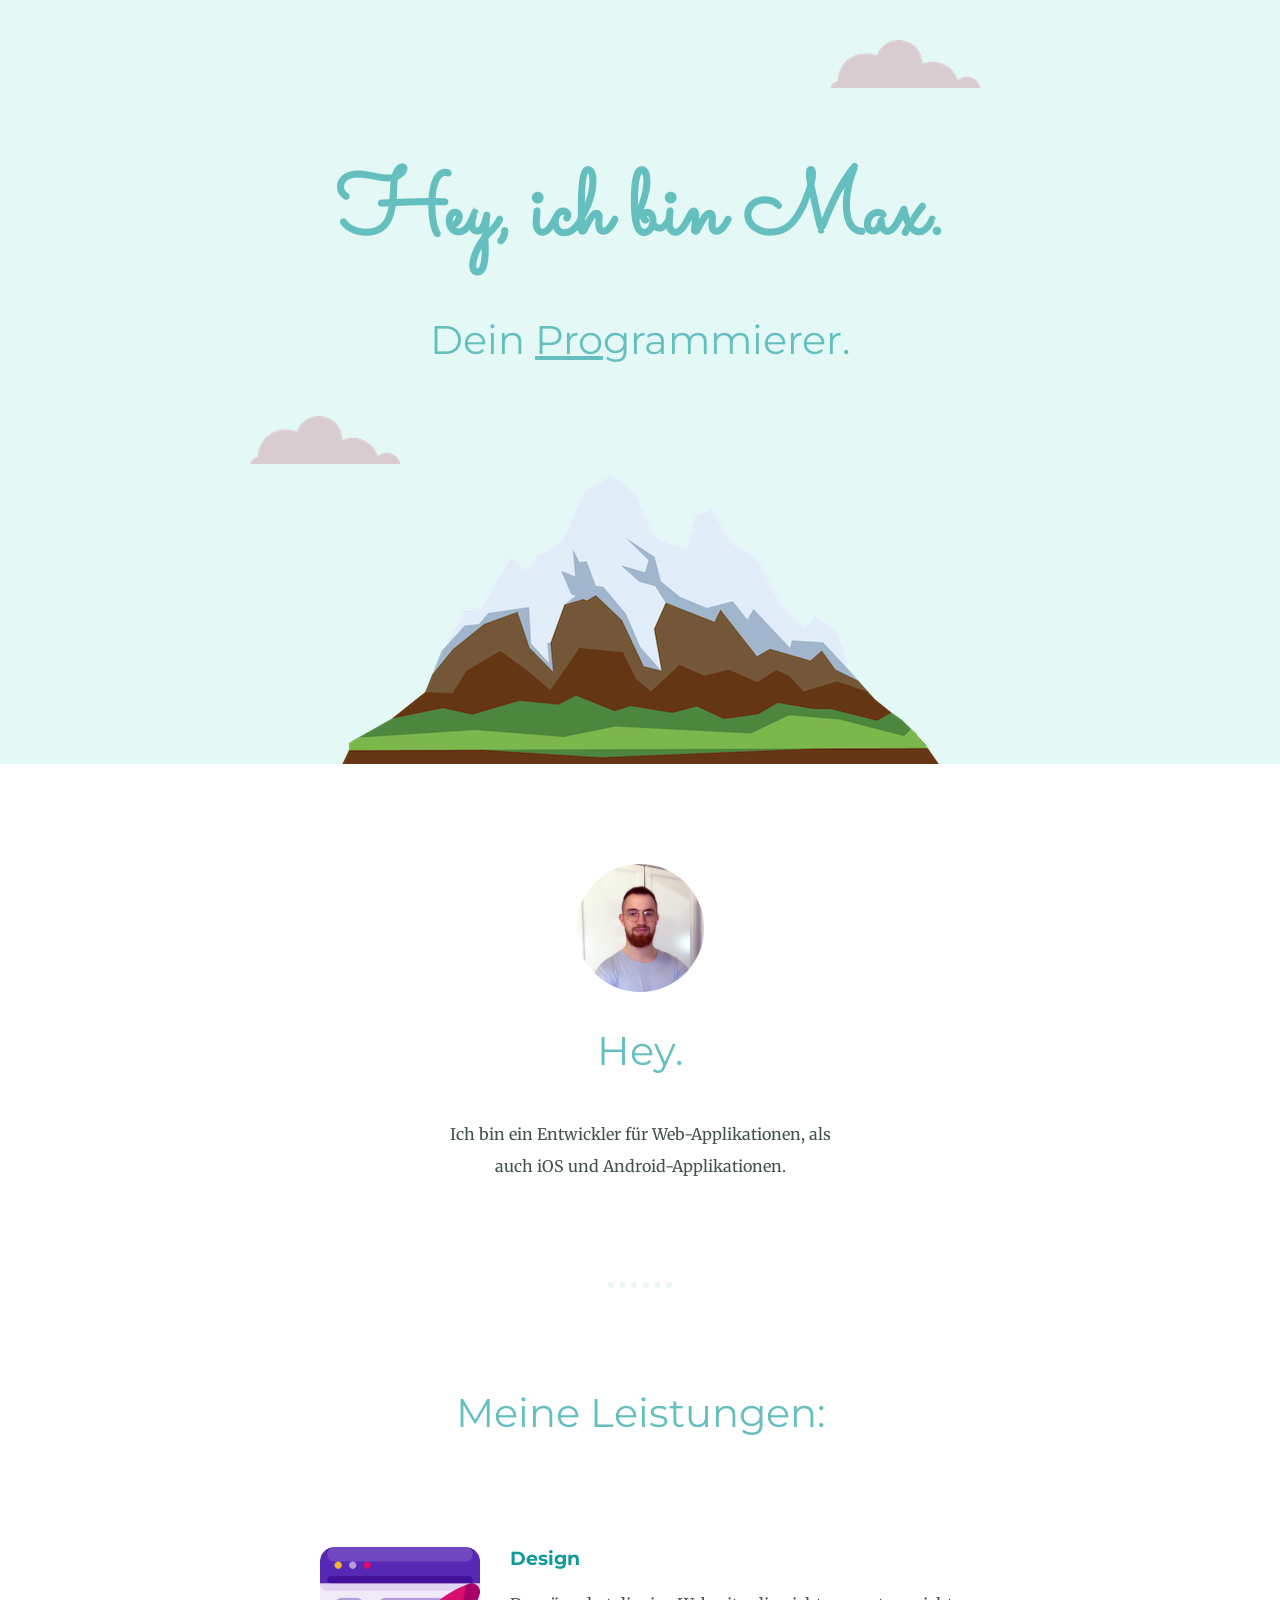
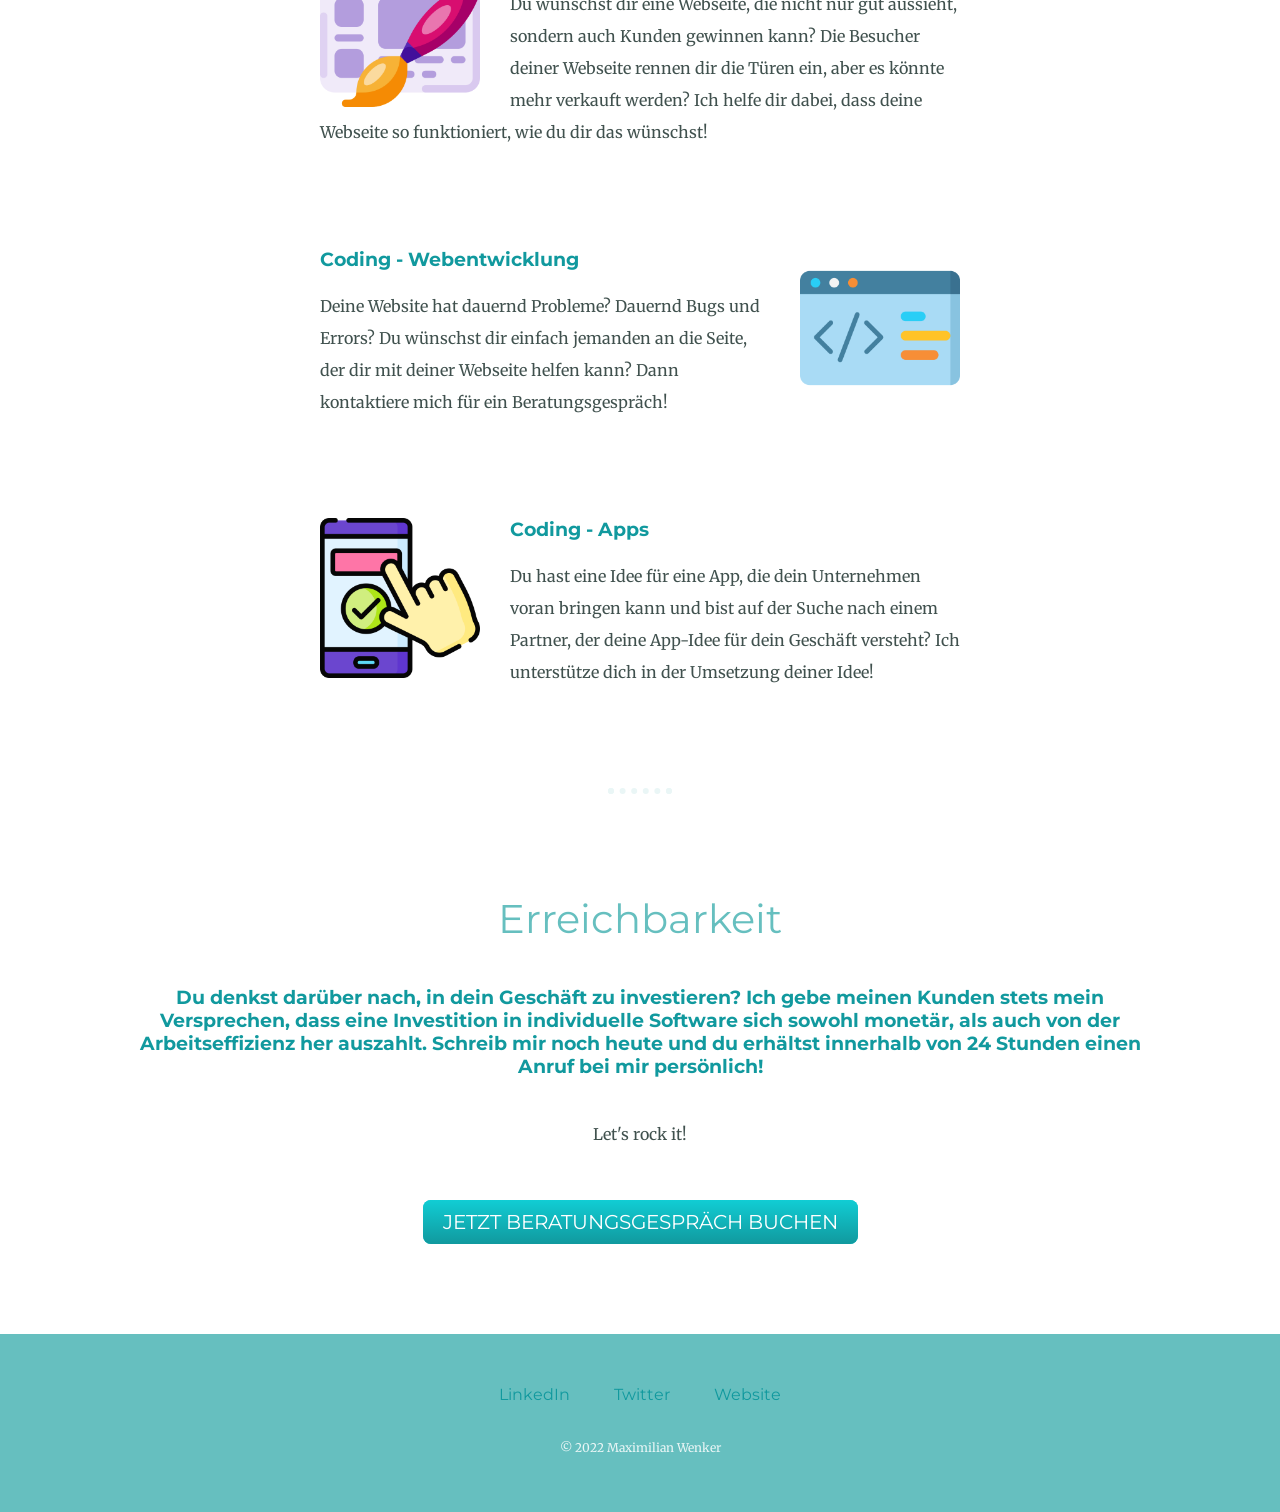
<file: index.html>
<html>

<head>
  <meta charset="utf-8">
  <title>Maximilian Wenker</title>
  <link rel="stylesheet" href="css/styles.css">
  <link href="https://fonts.googleapis.com/css?family=Merriweather|Montserrat|Sacramento" rel="stylesheet">
  <link rel="icon" href="favicon.ico">
</head>

<body>
  <div class="top-container">
    <img class="top-cloud" src="images/cloud.png" alt="cloud">
    <div class="title-text">
      <h1>Hey, ich bin Max.</h1>
      <h2>Dein <span class="pro">Pro</span>grammierer.</h2>
    </div>
    <img class="bottom-cloud" src="images/cloud.png" alt="cloud">
    <img class="mountain" src="images/mountain.png" alt="mountain-img">
  </div>

  <div class="middle-container">
    <div class="profile">
      <img class="profile-picture" src="images/MaxBlue.png" alt="">
      <h2>Hey.</h2>
      <p class="intro">Ich bin ein Entwickler für Web-Applikationen, als auch iOS und Android-Applikationen.</p>
    </div>
    <hr>
    <div class="skills">
      <h2>Meine Leistungen:</h2>
      <div class="skill-row">
        <img class="design-img" src="images/web-design.png" alt="code-img">
        <h3>Design</h3>
        <p>Du wünschst dir eine Webseite, die nicht nur gut aussieht, sondern auch Kunden gewinnen kann? Die Besucher deiner Webseite rennen dir die Türen ein, aber es könnte mehr verkauft werden? Ich helfe dir dabei, dass deine Webseite so funktioniert, wie du dir das wünschst!</p>
      </div>
      <div class="skill-row">
        <img class="code-img" src="images/code.png" alt="chillies-img">
        <h3>Coding - Webentwicklung</h3>
        <p>Deine Website hat dauernd Probleme? Dauernd Bugs und Errors? Du wünschst dir einfach jemanden an die Seite, der dir mit deiner Webseite helfen kann? Dann kontaktiere mich für ein Beratungsgespräch!</p>
      </div>
      <div class="skill-row">
        <img class="app-img" src="images/booking.png" alt="chillies-img">
        <h3>Coding - Apps</h3>
        <p>Du hast eine Idee für eine App, die dein Unternehmen voran bringen kann und bist auf der Suche nach einem Partner, der deine App-Idee für dein Geschäft versteht? Ich unterstütze dich in der Umsetzung deiner Idee! </p>
      </div>
    </div>
    <hr>
    <div class="contact-me">
      <h2>Erreichbarkeit</h2>
      <h3 class="sale-text">Du denkst darüber nach, in dein Geschäft zu investieren? Ich gebe meinen Kunden stets mein Versprechen, dass eine Investition in individuelle Software sich sowohl monetär, als auch von der Arbeitseffizienz her auszahlt. Schreib mir noch heute und du erhältst innerhalb von 24 Stunden einen Anruf bei mir persönlich!</h3>
      <p class="contact-message">Let's rock it!</p>
      <a class="btn" href="">JETZT BERATUNGSGESPRÄCH BUCHEN</a>
    </div>
  </div>


  <div class="bottom-container">
    <a class="footer-link" href="">LinkedIn</a>
    <a class="footer-link" href="https://twitter.com/">Twitter</a>
    <a class="footer-link" href="">Website</a>
    <p class="copyright">© 2022 Maximilian Wenker</p>
  </div>
</body>

</html>
</file>
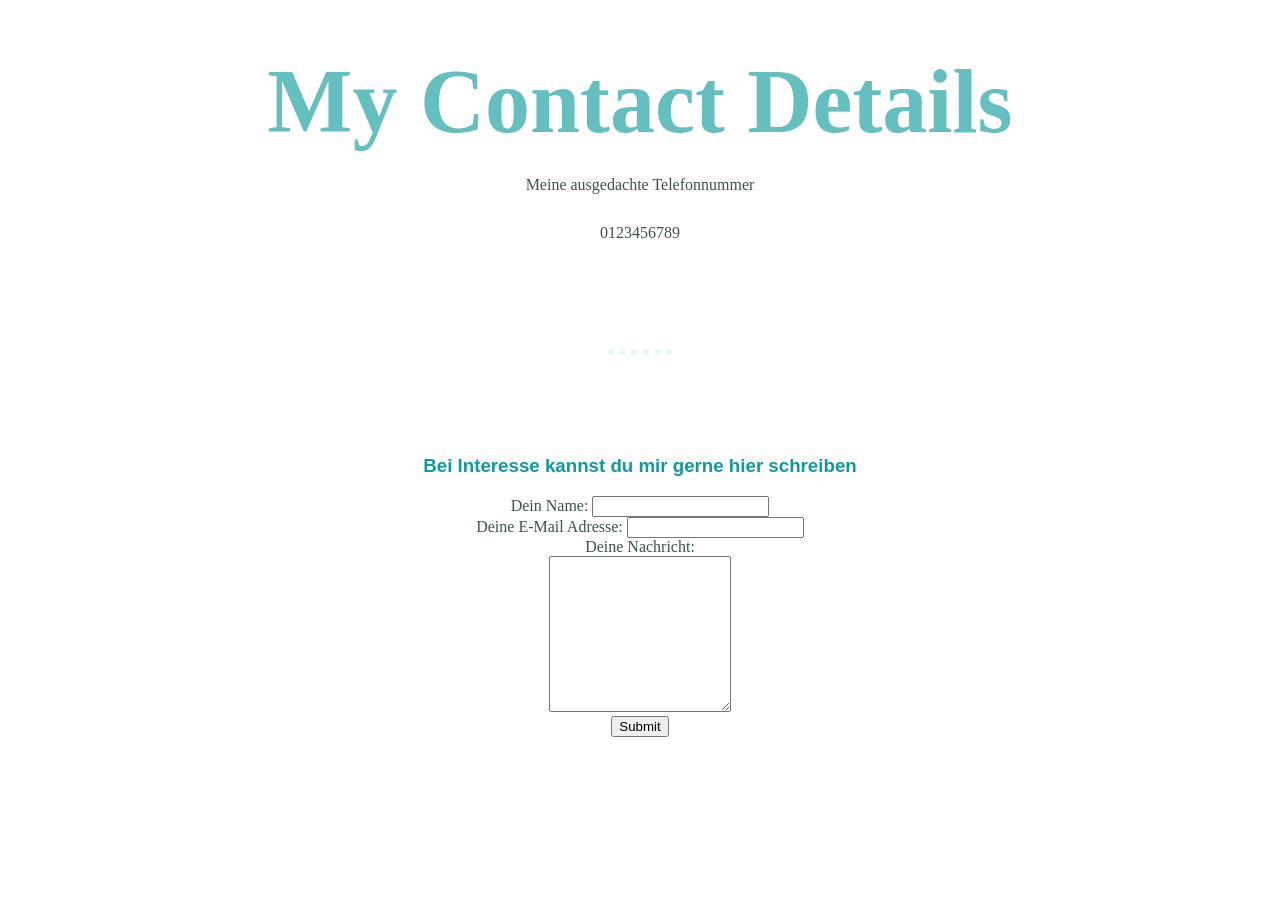
<file: contact-me.html>
<!DOCTYPE html>
<html lang="en" dir="ltr">
  <head>
    <meta charset="utf-8">
    <title>Contact-me</title>
    <link rel="stylesheet" href="css/styles.css">
  </head>
  <body>
    <h1>My Contact Details</h1>
    <p>Meine ausgedachte Telefonnummer</p>
    <p>0123456789</p>
    <hr>
    <h3>Bei Interesse kannst du mir gerne hier schreiben</h3>
    <form action="mailto:maxiwenker@gmail.com" method="post" enctype="text/plain">
      <label>Dein Name:</label>
      <input type="text" name="yourName" value=""><br>
      <label>Deine E-Mail Adresse:</label>
      <input type="email" name="yourEmail" value=""><br>
      <label>Deine Nachricht:</label><br>
      <textarea name="yourMessage" rows="10" cols="00"></textarea><br>
      <input type="submit" name>
    </form>
  </body>
</html>
</file>
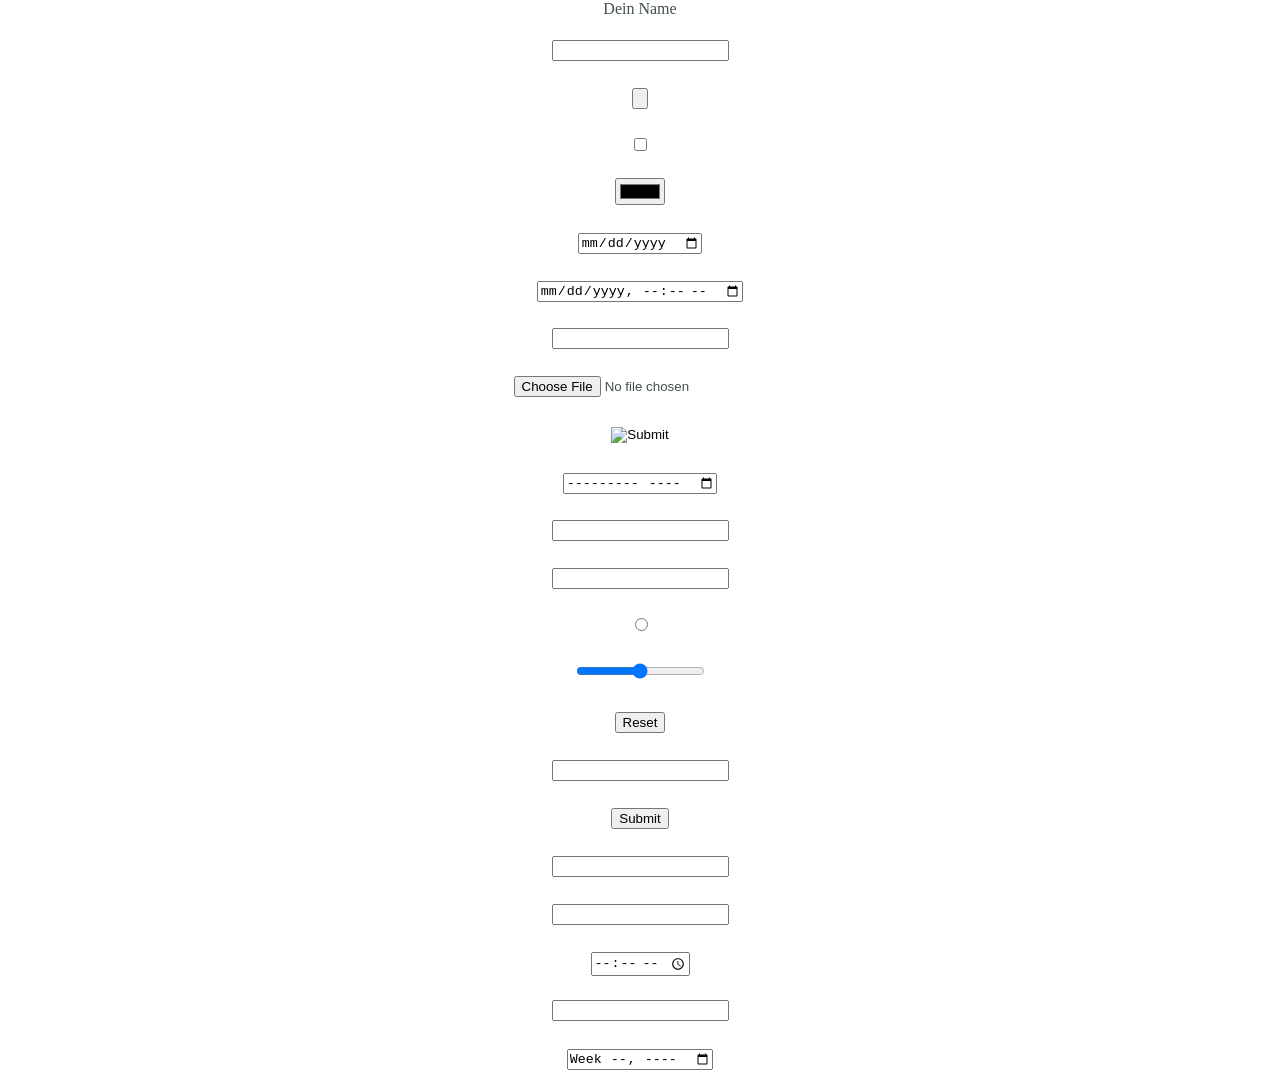
<file: forms.html>
<!DOCTYPE html>
<html lang="en" dir="ltr">
  <head>
    <meta charset="utf-8">
    <title>Contact-me</title>
    <link rel="stylesheet" href="css/styles.css">
  </head>
  <body>
    <form class="" action="index.html" method="post">
      <label>Dein Name</label>
      <p><input type="text"></p>
      <p><input type="button"></p>
      <p><input type="checkbox"></p>
      <p><input type="color"></p>
      <p><input type="date"></p>
      <p><input type="datetime-local"></p>
      <p><input type="email"></p>
      <p><input type="file"></p>
      <p><input type="image"></p>
      <p><input type="month"></p>
      <p><input type="number"></p>
      <p><input type="password"></p>
      <p><input type="radio"></p>
      <p><input type="range"></p>
      <p><input type="reset"></p>
      <p><input type="search"></p>
      <p><input type="submit"></p>
      <p><input type="tel"></p>
      <p><input type="text"></p>
      <p><input type="time"></p>
      <p><input type="url"></p>
      <p><input type="week"></p>

    <!-- besser wäre einfach hinter jedem input statt <p>
    
  </p> <br> gewesen -->


    </form>
  </body>
</html>
</file>
<file: css/styles.css>
body {
  color: #40514E;
  margin: 0;
  text-align: center;
  font-family: 'Merriweather', serif;
}

.profile-picture{
  width: 10%;
}

h1 {
  color: #66BFBF;
  font-size: 5.625rem;
  margin: 50px auto 0 auto;
  font-family: 'Sacramento', cursive;
}

h2 {
  color: #66BFBF;
  font-family: 'Montserrat', sans-serif;
  font-size: 2.5rem;
  font-weight: normal;
  padding-bottom: 10px;
}

h3 {
  color: #11999E;
  font-family: 'Montserrat', sans-serif;
}

p {
  line-height: 2;
}

hr {
  border: dotted #EAF6F6 6px;
  border-bottom: none;
  width: 4%;
  margin: 100px auto;
}

a{
  color: #11999E;
  font-family: 'Montserrat', sans-serif;
  margin: 10px 20px;
  text-decoration: none;
}

a:hover {
  color: #EAF6F6;
}

.top-container {
  background-color: #E4F9F5;
  position: relative;
  padding-top: 100px;
}

.middle-container {
  margin: 100px 0;
}

.bottom-container {
  background-color: #66BFBF;
  padding: 50px 0 20px;
}

.skill-row {
  width: 50%;
  margin: 100px auto 100px auto;
  text-align: left;
}

.pro {
  text-decoration: underline;
}

.intro {
  width: 30%;
  margin: auto;
}

.contact-message {
  width: 40%;
  margin: 40px auto 60px;
}

.copyright {
  color: #EAF6F6;
  font-size: 0.75rem;
  padding: 20px 0;
}

.top-cloud {
  position: absolute;
  right: 300px;
  top: 40px;
}

.bottom-cloud {
  position: absolute;
  left: 250px;
  bottom: 300px;
}

.design-img {
  width: 25%;
  float: left;
  margin-right: 30px;
}

.code-img {
  width: 25%;
  float: right;
  margin-left: 30px;
}

.app-img{
  width: 25%;
  float: left;
  margin-right: 30px;
}

.sale-text{
  margin: 0 10% 0 10%;
}

.btn {
  background: #11cdd4;
  background-image: -webkit-linear-gradient(top, #11cdd4, #11999e);
  background-image: -moz-linear-gradient(top, #11cdd4, #11999e);
  background-image: -ms-linear-gradient(top, #11cdd4, #11999e);
  background-image: -o-linear-gradient(top, #11cdd4, #11999e);
  background-image: linear-gradient(to bottom, #11cdd4, #11999e);
  -webkit-border-radius: 8;
  -moz-border-radius: 8;
  border-radius: 8px;
  font-family: 'Montserrat', sans-serif;
  color: #ffffff;
  font-size: 20px;
  padding: 10px 20px 10px 20px;
  text-decoration: none;
}

.btn:hover {
  background: #30e3cb;
  background-image: -webkit-linear-gradient(top, #30e3cb, #2bc4ad);
  background-image: -moz-linear-gradient(top, #30e3cb, #2bc4ad);
  background-image: -ms-linear-gradient(top, #30e3cb, #2bc4ad);
  background-image: -o-linear-gradient(top, #30e3cb, #2bc4ad);
  background-image: linear-gradient(to bottom, #30e3cb, #2bc4ad);
  text-decoration: none;
}
</file>
